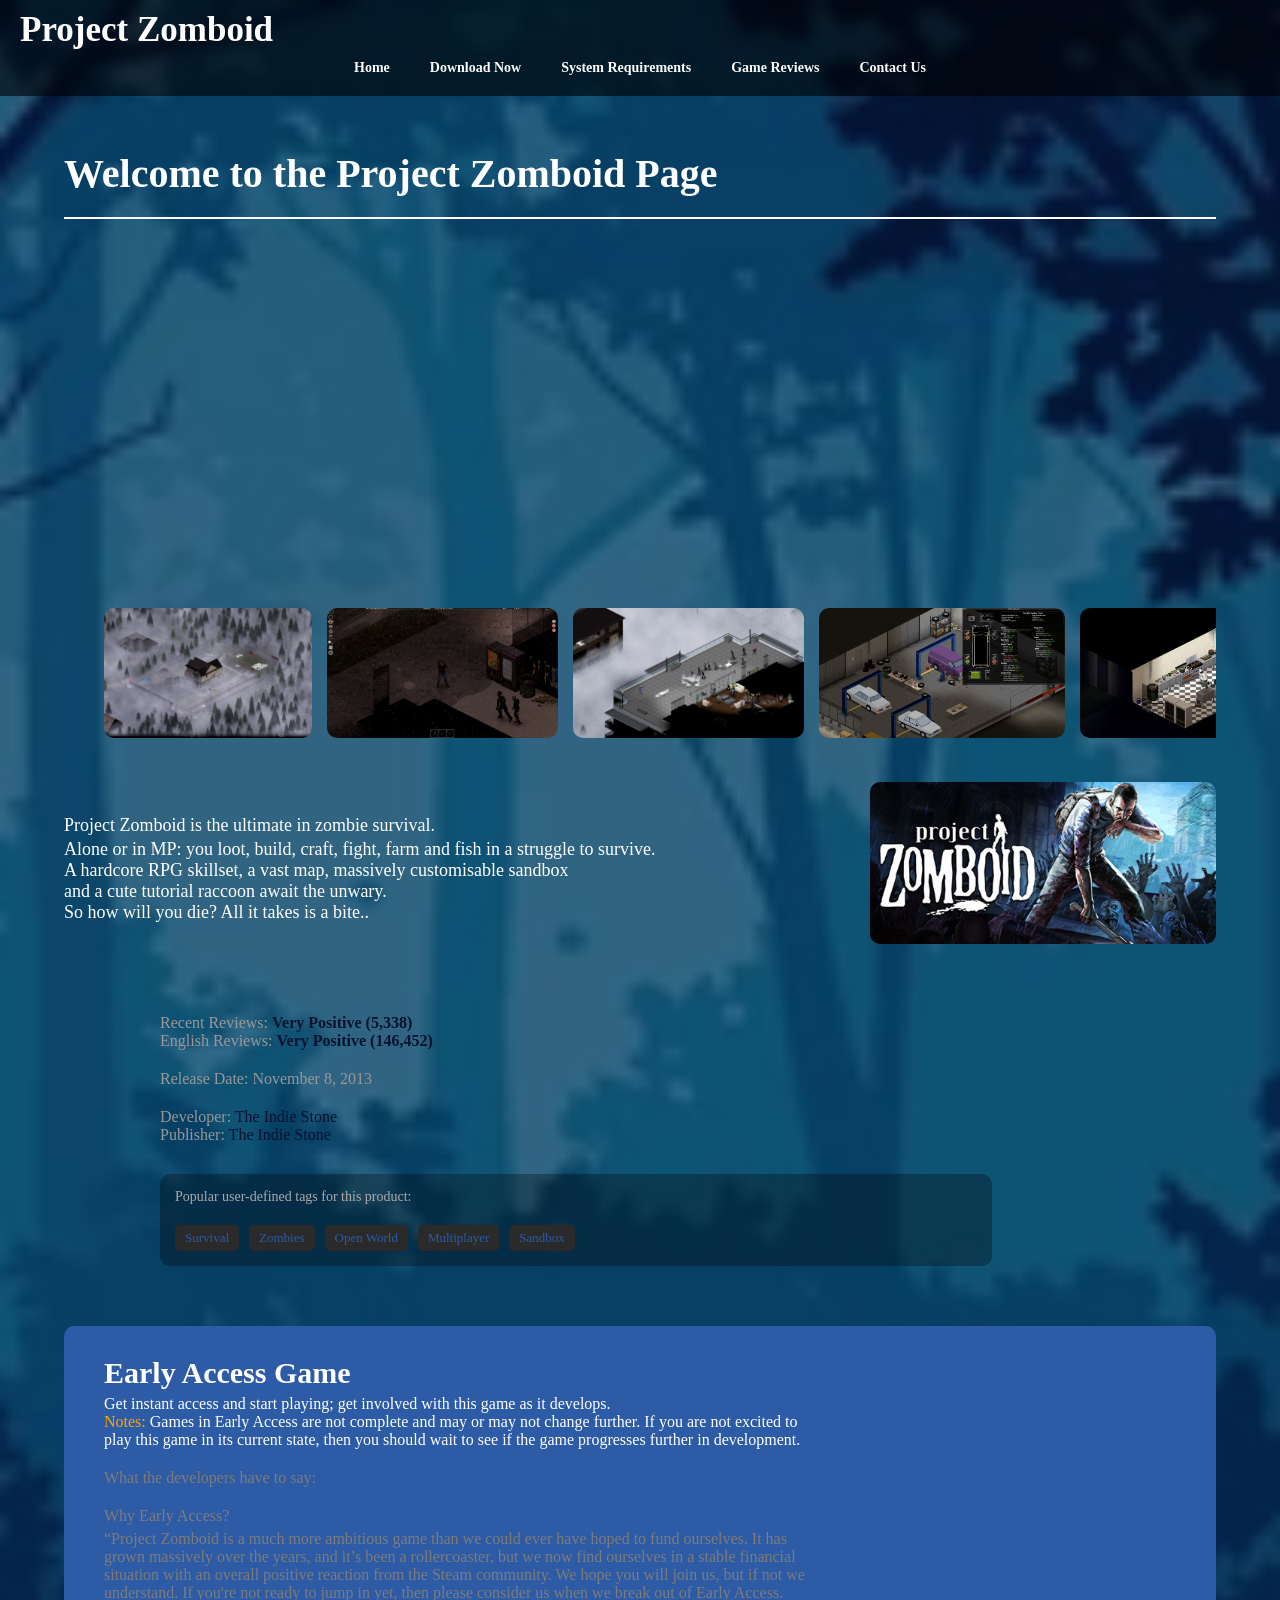
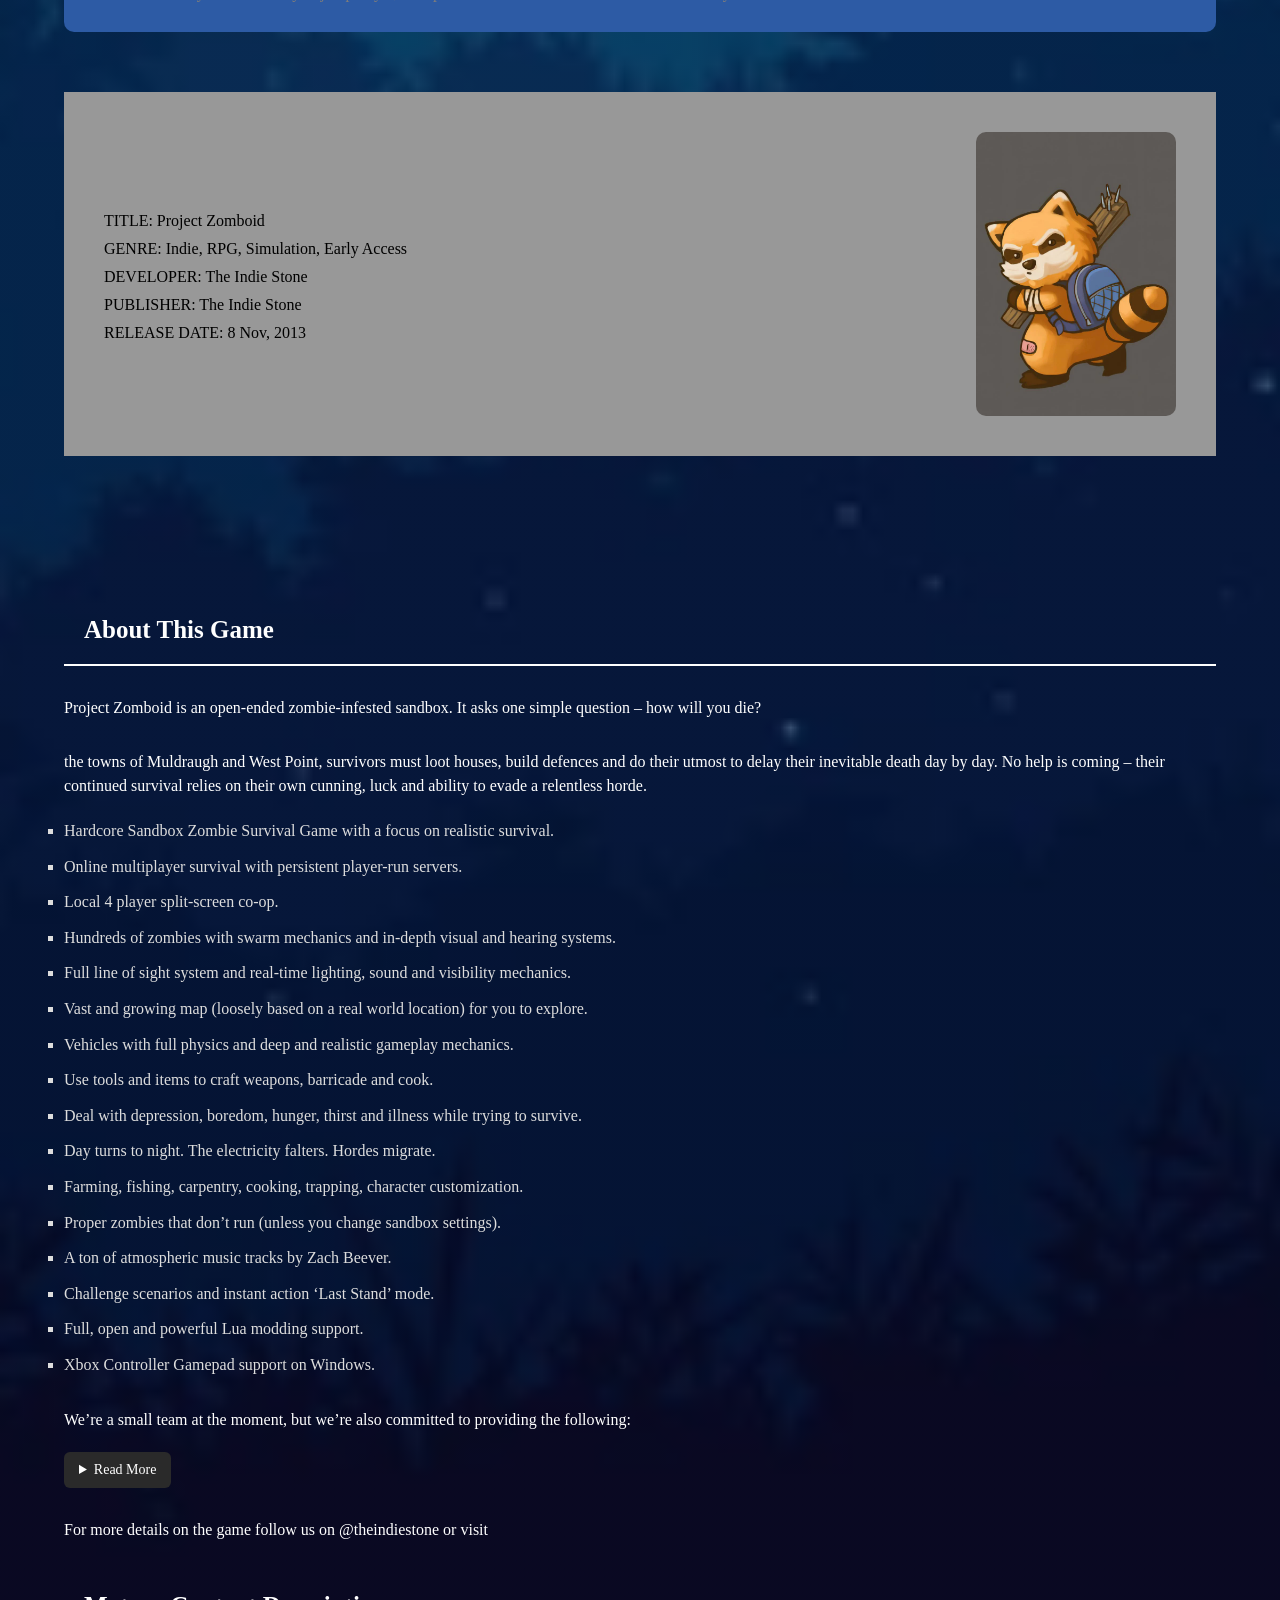
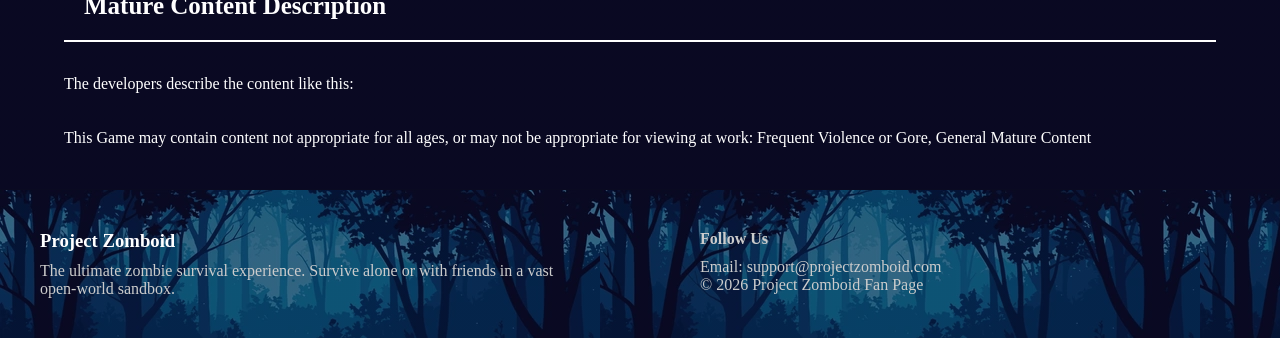
<file: index.html>
<!doctype html>
<html lang="en">

<head>
    <meta charset="UTF-8" />
    <meta name="viewport" content="width=device-width, initial-scale=1.0" />
    <title>Project Zomboid</title>
    <link rel="stylesheet" href="css/style.css">

    <link rel="icon" type="image/png" href="images/spiffoicon.ico">
</head>

<body>
    <div class="main">
        <header class="navbar">
            <div class="icon">
                <h2 class="logo">Project Zomboid</h2>
            </div>

            <div class="menu">
                <ul>
                    <li><a href="index.html">Home</a></li>
                    <li><a href="download.html">Download Now</a></li>
                    <li>
                        <a href="system.html">System Requirements</a>
                    </li>
                    <li><a href="reviews.html">Game Reviews</a></li>
                    <li><a href="contact.html">Contact Us</a></li>
                </ul>
            </div>
        </header>

        <div class="content">
            <h1>Welcome to the Project Zomboid Page</h1>

            <hr>

            <iframe width="100%" height="315"
                src="https://www.youtube.com/embed/nPbsDmzZ3Oc?autoplay=1&mute=1&controls=1" frameborder="0"
                allow="autoplay; encrypted-media; fullscreen" allowfullscreen>
            </iframe>

            <div class="slider-wrapper">
                <div class="gallery">
                    <a href="#img1"><img src="images/zom1.jpg" /></a>
                    <a href="#img2"><img src="images/zom2.jpg" /></a>
                    <a href="#img3"><img src="images/zom3.jpg" /></a>
                    <a href="#img4"><img src="images/zom4.jpg" /></a>
                    <a href="#img5"><img src="images/zom5.jpg" /></a>
                    <a href="#img6"><img src="images/zom6.jpg" /></a>
                    <a href="#img7"><img src="images/zom7.jpg" /></a>
                    <a href="#img8"><img src="images/zom8.jpg" /></a>
                    <a href="#img9"><img src="images/zom9.jpg" /></a>
                    <a href="#img10"><img src="images/zom10.jpg" /></a>
                </div>
            </div>

            <div id="img1" class="lightbox">
                <a href="#" class="close"></a>
                <img src="images/zom1.jpg" />
            </div>

            <div id="img2" class="lightbox">
                <a href="#" class="close"></a>
                <img src="images/zom2.jpg" />
            </div>

            <div id="img3" class="lightbox">
                <a href="#" class="close"></a>
                <img src="images/zom3.jpg" />
            </div>

            <div id="img4" class="lightbox">
                <a href="#" class="close"></a>
                <img src="images/zom4.jpg" />
            </div>

            <div id="img5" class="lightbox">
                <a href="#" class="close"></a>
                <img src="images/zom5.jpg" />
            </div>

            <div id="img6" class="lightbox">
                <a href="#" class="close"></a>
                <img src="images/zom6.jpg" />
            </div>

            <div id="img7" class="lightbox">
                <a href="#" class="close"></a>
                <img src="images/zom7.jpg" />
            </div>

            <div id="img8" class="lightbox">
                <a href="#" class="close"></a>
                <img src="images/zom8.jpg" />
            </div>

            <div id="img9" class="lightbox">
                <a href="#" class="close"></a>
                <img src="images/zom9.jpg" />
            </div>

            <div id="img10" class="lightbox">
                <a href="#" class="close"></a>
                <img src="images/zom10.jpg" />
            </div>

            <div class="intro-section">
                <div class="intro-text">
                    <p class="intro">
                        Project Zomboid is the ultimate in zombie survival.
                    </p>

                    <p class="intro2">
                        Alone or in MP: you loot, build, craft, fight, farm and fish in a
                        struggle to survive.
                    </p>

                    <p class="intro2">
                        A hardcore RPG skillset, a vast map, massively customisable
                        sandbox
                    </p>

                    <p class="intro2">and a cute tutorial raccoon await the unwary.</p>

                    <p class="intro2">So how will you die? All it takes is a bite..</p>
                </div>

                <div class="pzlogo">
                    <img src="images/zomboidlogo.jpg">
                </div>
            </div>
        </div>

        <div class="info">
            <div class="info-text">
                <p class="reviews">
                    Recent Reviews:
                    <span class="tooltip">Very Positive (5,338)
                        <span class="tooltip-box">90% of the 5,338 user reviews in the last 30 days are positive.</span>
                    </span>
                </p>

                <p class="reviews">
                    English Reviews:
                    <span class="tooltip">Very Positive (146,452)
                        <span class="tooltip-box">94% of the 146,452 user reviews in your language are positive.</span>
                    </span>
                </p>

                <p class="release">
                    Release Date: November 8, 2013
                </p>

                <p class="reviews">
                    Developer: <span class="indie">The Indie Stone</span>
                </p>

                <p class="reviews">
                    Publisher: <span class="indie">The Indie Stone</span>
                </p>

                <div class="tags-box">

                    <p class="tags-title">Popular user-defined tags for this product:</p>

                    <div class="tags">
                        <span class="tag">Survival</span>
                        <span class="tag">Zombies</span>
                        <span class="tag">Open World</span>
                        <span class="tag">Multiplayer</span>
                        <span class="tag">Sandbox</span>
                    </div>

                </div>

            </div>
        </div>

        <div class="early">
            <h2>Early Access Game</h2>
            <p>Get instant access and start playing; get involved with this game as it develops.</p>

            <p><span class="note">Notes: </span>Games in Early Access are not complete and may or may not change
                further. If you are not excited to play this game in its current state, then you should wait to see if
                the game progresses further in development.</p>

            <p class="dev">What the developers have to say:</p>

            <div class="access">
                <p class="why">Why Early Access?</p>

                <p class="last">“Project Zomboid is a much more ambitious game than we could ever have hoped to fund
                    ourselves. It has grown massively over the years, and it’s been a rollercoaster, but we now find
                    ourselves in a stable financial situation with an overall positive reaction from the Steam
                    community. We hope you will join us, but if not we understand. If you're not ready to jump in yet,
                    then please consider us when we break out of Early Access.</p>
            </div>
        </div>

        <div class="title">

            <div class="title-text">
                <p class="tit">TITLE: Project Zomboid</p>
                <p class="tit">GENRE: Indie, RPG, Simulation, Early Access</p>
                <p class="tit">DEVELOPER: The Indie Stone</p>
                <p class="tit">PUBLISHER: The Indie Stone</p>
                <p class="tit">RELEASE DATE: 8 Nov, 2013</p>
            </div>

            <div class="spiff">
                <img src="images/spiffo.webp">
            </div>
        </div>

        <div class="about">
            <h1>About This Game</h1>

            <hr>

            <p>Project Zomboid is an open-ended zombie-infested sandbox. It asks one simple question – how will you die?
            </p>

            <p> the towns of Muldraugh and West Point, survivors must loot houses, build defences and do their utmost to
                delay their inevitable death day by day. No help is coming – their continued survival relies on their
                own cunning, luck and ability to evade a relentless horde.</p>

            <ul class="feature-list">

                <li>Hardcore Sandbox Zombie Survival Game with a focus on realistic survival.</li>

                <li>Online multiplayer survival with persistent player-run servers.</li>

                <li>Local 4 player split-screen co-op.</li>

                <li>Hundreds of zombies with swarm mechanics and in-depth visual and hearing systems.</li>

                <li>Full line of sight system and real-time lighting, sound and visibility mechanics.</li>

                <li>Vast and growing map (loosely based on a real world location) for you to explore.</li>

                <li>Vehicles with full physics and deep and realistic gameplay mechanics.</li>

                <li>Use tools and items to craft weapons, barricade and cook.</li>

                <li>Deal with depression, boredom, hunger, thirst and illness while trying to survive.</li>

                <li>Day turns to night. The electricity falters. Hordes migrate.</li>

                <li>Farming, fishing, carpentry, cooking, trapping, character customization.</li>

                <li>Proper zombies that don’t run (unless you change sandbox settings).</li>

                <li>A ton of atmospheric music tracks by Zach Beever.</li>

                <li>Challenge scenarios and instant action ‘Last Stand’ mode.</li>

                <li>Full, open and powerful Lua modding support.</li>

                <li>Xbox Controller Gamepad support on Windows.</li>

            </ul>

            <p>We’re a small team at the moment, but we’re also committed to providing the following:</p>

            <details class="read-more">

                <summary>Read More</summary>

                <div class="more-text">
                    <ul class="feature-list">
                        <li>The return of our PZ Stories mode that also serves as first ever tutorial actively trying to
                            kill you at every turn. Kate and Baldspot return!</li>
                        <li>In-depth and varied NPC encounters driven in a persistent world, powered by a metagame
                            system
                            that turns each play-through into your very own zombie survival movie with emergent
                            narrative
                            gameplay.</li>
                        <li>Constant expansion of the countryside and cities around Muldraugh and West Point</li>
                        <li>Full wilderness survival systems, animals and hunting for food.</li>
                        <li>More items, crafting recipes, weapons and gameplay systems.</li>
                        <li>Steam Workshop and Achievements support</li>
                    </ul>
                </div>
            </details>

            <p>For more details on the game follow us on @theindiestone or visit</p>

            <div class="mature">
                <h1>Mature Content Description</h1>

                <hr>

                <p>The developers describe the content like this:</p>

                <p>This Game may contain content not appropriate for all ages, or may not be appropriate for viewing at
                    work: Frequent Violence or Gore, General Mature Content</p>
            </div>
        </div>
    </div>

    <footer class="footer">

        <div class="footer-container">

            <div class="footer-left">
                <h3>Project Zomboid</h3>
                <p>
                    The ultimate zombie survival experience.
                    Survive alone or with friends in a vast
                    open-world sandbox.
                </p>
            </div>

            <div class="footer-right">
                <h4>Follow Us</h4>

                <p>Email: support@projectzomboid.com</p>
                <p>© 2026 Project Zomboid Fan Page</p>
            </div>

        </div>

    </footer>
    </div>
</body>

</html>
</file>
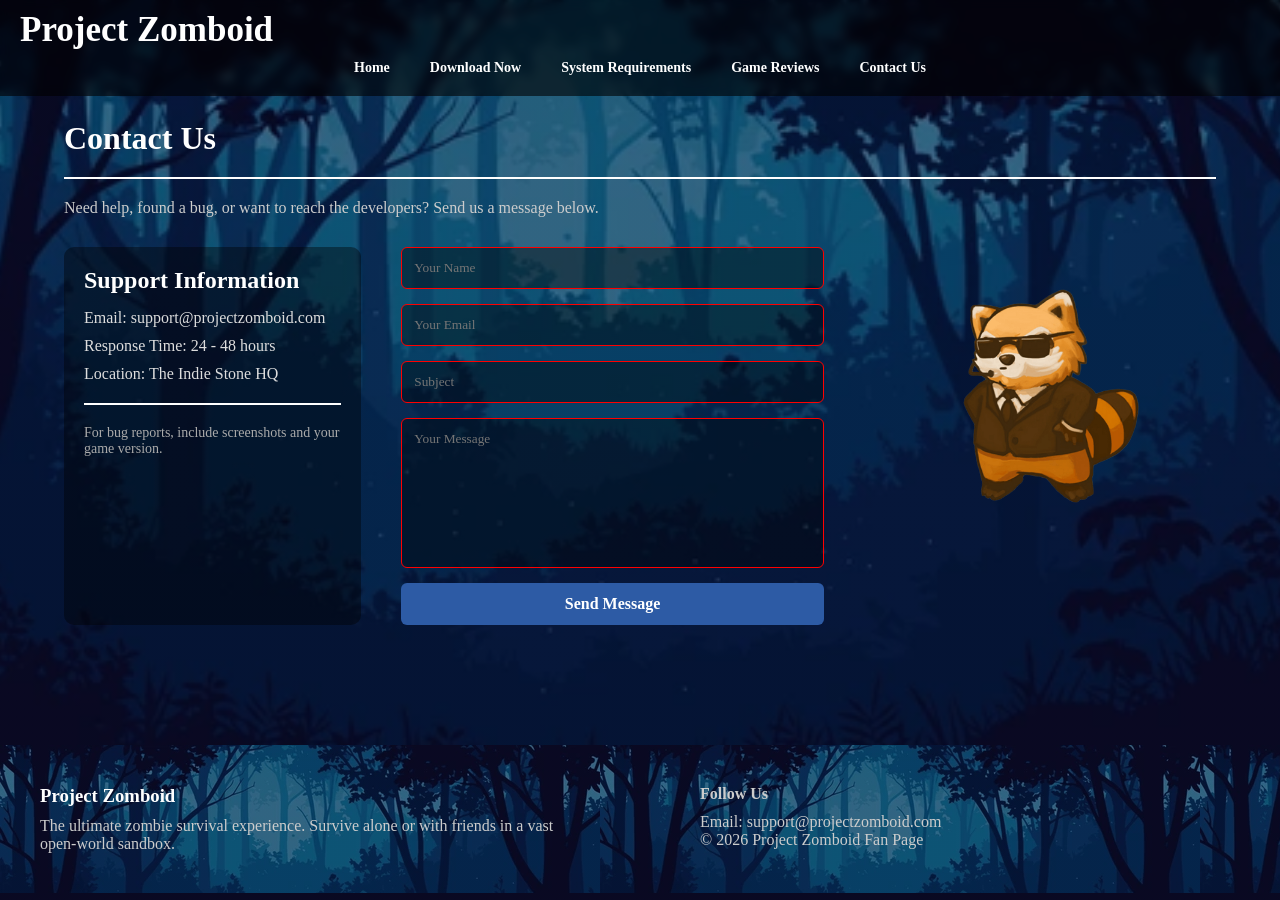
<file: contact.html>
<!DOCTYPE html>
<html lang="en">

<head>
    <meta charset="UTF-8">
    <meta name="viewport" content="width=device-width, initial-scale=1.0">
    <title>Project Zomboid</title>
    <link rel="stylesheet" href="css/style.css">

    <link rel="icon" type="image/png" href="images/spiffoicon.ico">
</head>

<body>
    <div class="main">
        <header class="navbar">
            <div class="icon">
                <h2 class="logo">Project Zomboid</h2>
            </div>

            <div class="menu">
                <ul>
                    <li><a href="index.html">Home</a></li>
                    <li><a href="download.html">Download Now</a></li>
                    <li><a href="system.html">System Requirements</a></li>
                    <li><a href="reviews.html">Game Reviews</a></li>
                    <li><a href="contact.html">Contact Us</a></li>
                </ul>
            </div>
        </header>

        <div class="contact">

            <h1>Contact Us</h1>

            <hr>

            <p class="contact-sub">
                Need help, found a bug, or want to reach the developers?
                Send us a message below.
            </p>

            <div class="contact-container">

                <div class="contact-info">

                    <h2>Support Information</h2>

                    <p>Email: support@projectzomboid.com</p>
                    <p>Response Time: 24 - 48 hours</p>
                    <p>Location: The Indie Stone HQ</p>

                    <hr>

                    <p class="note">
                        For bug reports, include screenshots and your game version.
                    </p>

                </div>

                <form class="contact-form">

                    <input type="text" placeholder="Your Name" required>
                    <input type="email" placeholder="Your Email" required>
                    <input type="text" placeholder="Subject" required>

                    <textarea placeholder="Your Message" required></textarea>

                    <a href="#sent" class="send-btn">Send Message</a>

                </form>

                <div class="spiffo4">
                    <img src="images/spiffo4.png">
                </div>

            </div>
        </div>


        <div id="sent" class="popup">
            <div class="popup-box">
                <h2>Message Sent ✅</h2>
                <p>Your message has been successfully sent.</p>

                <a href="#" class="close-btn">OK</a>
            </div>
        </div>

        <footer class="footer">

            <div class="footer-container">

                <div class="footer-left">
                    <h3>Project Zomboid</h3>
                    <p>
                        The ultimate zombie survival experience.
                        Survive alone or with friends in a vast
                        open-world sandbox.
                    </p>
                </div>

                <div class="footer-right">
                    <h4>Follow Us</h4>

                    <p>Email: support@projectzomboid.com</p>
                    <p>© 2026 Project Zomboid Fan Page</p>
                </div>
            </div>

        </footer>
    </div>

</body>

</html>
</file>
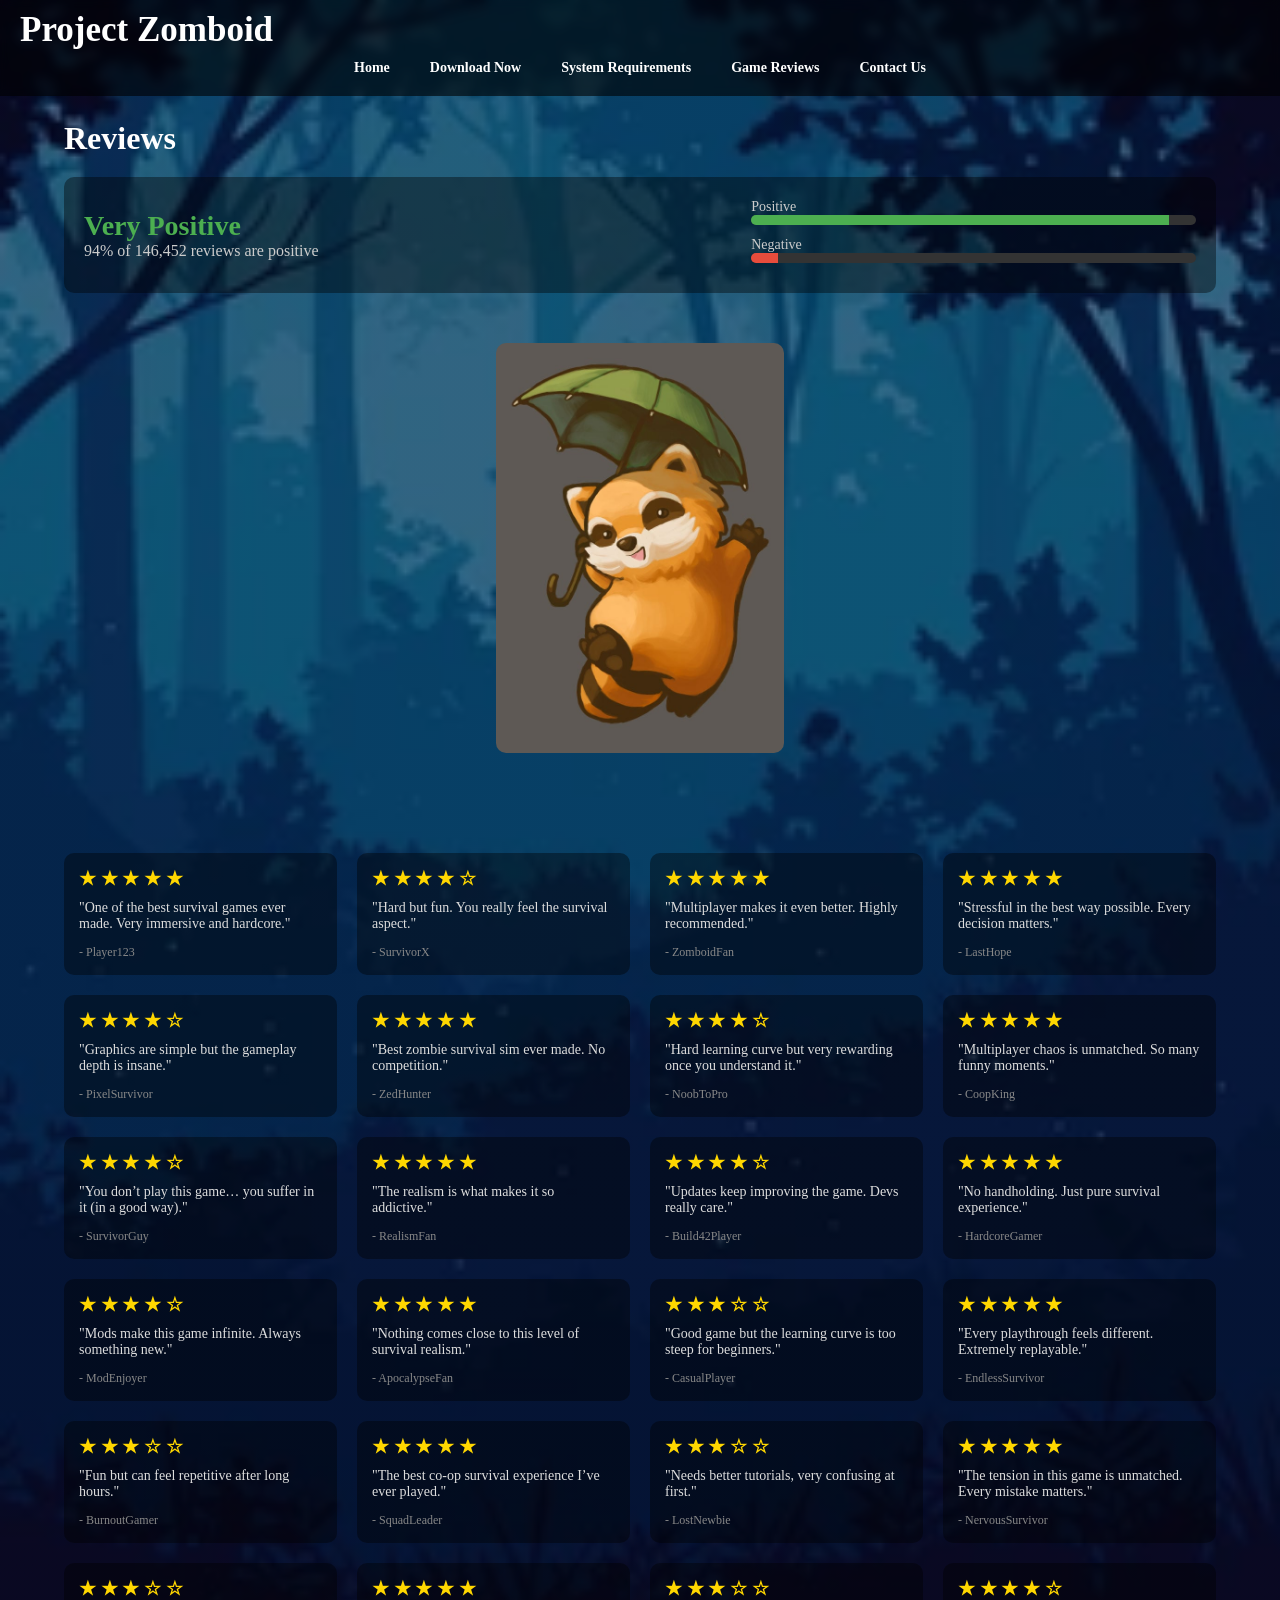
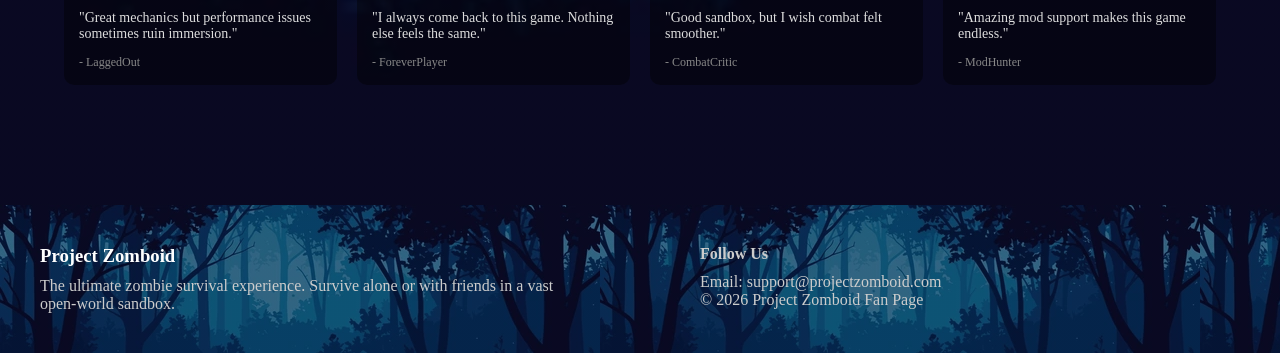
<file: reviews.html>
<!doctype html>
<html lang="en">

<head>
    <meta charset="UTF-8" />
    <meta name="viewport" content="width=device-width, initial-scale=1.0" />
    <title>Project Zomboid</title>
    <link rel="stylesheet" href="css/style.css" />

    <link rel="icon" type="image/png" href="images/spiffoicon.ico" />
</head>

<body>
    <div class="main">
        <header class="navbar">
            <div class="icon">
                <h2 class="logo">Project Zomboid</h2>
            </div>

            <div class="menu">
                <ul>
                    <li><a href="index.html">Home</a></li>
                    <li><a href="download.html">Download Now</a></li>
                    <li><a href="system.html">System Requirements</a></li>
                    <li><a href="reviews.html">Game Reviews</a></li>
                    <li><a href="contact.html">Contact Us</a></li>
                </ul>
            </div>
        </header>

        <div class="reviews-page">
            <h1>Reviews</h1>

            <div class="review-summary">
                <div class="score-box">
                    <h2>Very Positive</h2>
                    <p>94% of 146,452 reviews are positive</p>
                </div>

                <div class="score-bars">
                    <div class="bar">
                        <span>Positive</span>
                        <div class="bar-bg">
                            <div class="bar-fill positive"></div>
                        </div>
                    </div>

                    <div class="bar">
                        <span>Negative</span>
                        <div class="bar-bg">
                            <div class="bar-fill negative"></div>
                        </div>
                    </div>
                </div>
            </div>

            <div class="spiffo3">
                <img src="images/spiffo3.jpg" />
            </div>

            <div class="review-list">
                <div class="review-card">
                    <h3>★ ★ ★ ★ ★</h3>
                    <p>
                        "One of the best survival games ever made. Very immersive and
                        hardcore."
                    </p>
                    <span>- Player123</span>
                </div>

                <div class="review-card">
                    <h3>★ ★ ★ ★ ☆</h3>
                    <p>"Hard but fun. You really feel the survival aspect."</p>
                    <span>- SurvivorX</span>
                </div>

                <div class="review-card">
                    <h3>★ ★ ★ ★ ★</h3>
                    <p>"Multiplayer makes it even better. Highly recommended."</p>
                    <span>- ZomboidFan</span>
                </div>

                <div class="review-card">
                    <h3>★ ★ ★ ★ ★</h3>
                    <p>"Stressful in the best way possible. Every decision matters."</p>
                    <span>- LastHope</span>
                </div>

                <div class="review-card">
                    <h3>★ ★ ★ ★ ☆</h3>
                    <p>"Graphics are simple but the gameplay depth is insane."</p>
                    <span>- PixelSurvivor</span>
                </div>

                <div class="review-card">
                    <h3>★ ★ ★ ★ ★</h3>
                    <p>"Best zombie survival sim ever made. No competition."</p>
                    <span>- ZedHunter</span>
                </div>

                <div class="review-card">
                    <h3>★ ★ ★ ★ ☆</h3>
                    <p>
                        "Hard learning curve but very rewarding once you understand it."
                    </p>
                    <span>- NoobToPro</span>
                </div>

                <div class="review-card">
                    <h3>★ ★ ★ ★ ★</h3>
                    <p>"Multiplayer chaos is unmatched. So many funny moments."</p>
                    <span>- CoopKing</span>
                </div>

                <div class="review-card">
                    <h3>★ ★ ★ ★ ☆</h3>
                    <p>"You don’t play this game… you suffer in it (in a good way)."</p>
                    <span>- SurvivorGuy</span>
                </div>

                <div class="review-card">
                    <h3>★ ★ ★ ★ ★</h3>
                    <p>"The realism is what makes it so addictive."</p>
                    <span>- RealismFan</span>
                </div>

                <div class="review-card">
                    <h3>★ ★ ★ ★ ☆</h3>
                    <p>"Updates keep improving the game. Devs really care."</p>
                    <span>- Build42Player</span>
                </div>

                <div class="review-card">
                    <h3>★ ★ ★ ★ ★</h3>
                    <p>"No handholding. Just pure survival experience."</p>
                    <span>- HardcoreGamer</span>
                </div>

                <div class="review-card">
                    <h3>★ ★ ★ ★ ☆</h3>
                    <p>"Mods make this game infinite. Always something new."</p>
                    <span>- ModEnjoyer</span>
                </div>

                <div class="review-card">
                    <h3>★ ★ ★ ★ ★</h3>
                    <p>"Nothing comes close to this level of survival realism."</p>
                    <span>- ApocalypseFan</span>
                </div>

                <div class="review-card">
                    <h3>★ ★ ★ ☆ ☆</h3>
                    <p>
                        "Good game but the learning curve is too steep for beginners."
                    </p>
                    <span>- CasualPlayer</span>
                </div>

                <div class="review-card">
                    <h3>★ ★ ★ ★ ★</h3>
                    <p>"Every playthrough feels different. Extremely replayable."</p>
                    <span>- EndlessSurvivor</span>
                </div>

                <div class="review-card">
                    <h3>★ ★ ★ ☆ ☆</h3>
                    <p>"Fun but can feel repetitive after long hours."</p>
                    <span>- BurnoutGamer</span>
                </div>

                <div class="review-card">
                    <h3>★ ★ ★ ★ ★</h3>
                    <p>"The best co-op survival experience I’ve ever played."</p>
                    <span>- SquadLeader</span>
                </div>

                <div class="review-card">
                    <h3>★ ★ ★ ☆ ☆</h3>
                    <p>"Needs better tutorials, very confusing at first."</p>
                    <span>- LostNewbie</span>
                </div>

                <div class="review-card">
                    <h3>★ ★ ★ ★ ★</h3>
                    <p>
                        "The tension in this game is unmatched. Every mistake matters."
                    </p>
                    <span>- NervousSurvivor</span>
                </div>

                <div class="review-card">
                    <h3>★ ★ ★ ☆ ☆</h3>
                    <p>
                        "Great mechanics but performance issues sometimes ruin immersion."
                    </p>
                    <span>- LaggedOut</span>
                </div>

                <div class="review-card">
                    <h3>★ ★ ★ ★ ★</h3>
                    <p>
                        "I always come back to this game. Nothing else feels the same."
                    </p>
                    <span>- ForeverPlayer</span>
                </div>

                <div class="review-card">
                    <h3>★ ★ ★ ☆ ☆</h3>
                    <p>"Good sandbox, but I wish combat felt smoother."</p>
                    <span>- CombatCritic</span>
                </div>

                <div class="review-card">
                    <h3>★ ★ ★ ★ ☆</h3>
                    <p>"Amazing mod support makes this game endless."</p>
                    <span>- ModHunter</span>
                </div>
            </div>
        </div>
    </div>

    <footer class="footer">
        <div class="footer-container">
            <div class="footer-left">
                <h3>Project Zomboid</h3>
                <p>
                    The ultimate zombie survival experience. Survive alone or with
                    friends in a vast open-world sandbox.
                </p>
            </div>

            <div class="footer-right">
                <h4>Follow Us</h4>

                <p>Email: support@projectzomboid.com</p>
                <p>© 2026 Project Zomboid Fan Page</p>
            </div>
        </div>
    </footer>
    </div>
</body>

</html>
</file>
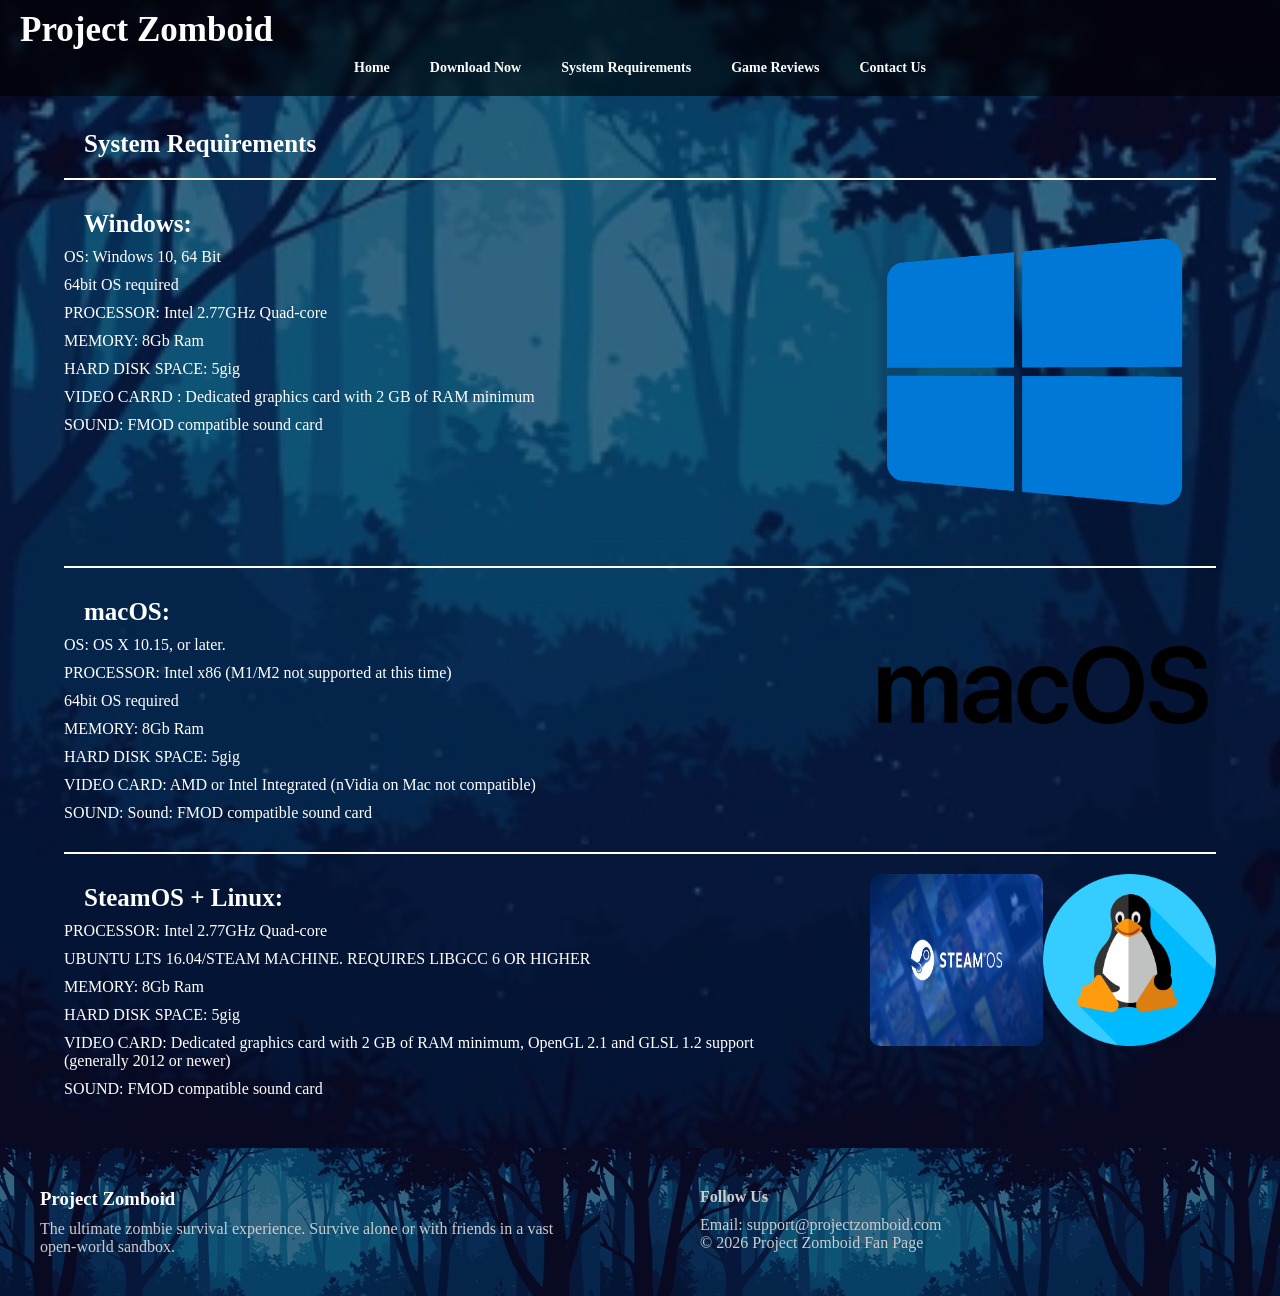
<file: system.html>
<!DOCTYPE html>
<html lang="en">

<head>
    <meta charset="UTF-8">
    <meta name="viewport" content="width=device-width, initial-scale=1.0">
    <title>Project Zomboid</title>
    <link rel="stylesheet" href="css/style.css">

    <link rel="icon" type="image/png" href="images/spiffoicon.ico">
</head>

<body>
    <div class="main">
        <header class="navbar">
            <div class="icon">
                <h2 class="logo">Project Zomboid</h2>
            </div>

            <div class="menu">
                <ul>
                    <li><a href="index.html">Home</a></li>
                    <li><a href="download.html">Download Now</a></li>
                    <li><a href="system.html">System Requirements</a></li>
                    <li><a href="reviews.html">Game Reviews</a></li>
                    <li><a href="contact.html">Contact Us</a></li>
                </ul>
            </div>
        </header>

        <div class="req">

            <h1>System Requirements</h1>
            <hr>

            <div class="req-content">

                <div class="req-text">
                    <h2>Windows:</h2>

                    <p>OS: Windows 10, 64 Bit</p>
                    <p>64bit OS required</p>
                    <p>PROCESSOR: Intel 2.77GHz Quad-core</p>
                    <p>MEMORY: 8Gb Ram</p>
                    <p>HARD DISK SPACE: 5gig</p>
                    <p>VIDEO CARRD : Dedicated graphics card with 2 GB of RAM minimum</p>
                    <p>SOUND: FMOD compatible sound card</p>
                </div>

                <div class="windows-logo">
                    <img src="images/windows.png" alt="Windows Logo">
                </div>

            </div>

            <hr>

            <div class="req-content">

                <div class="req-text">
                    <h2>macOS:</h2>

                    <p>OS: OS X 10.15, or later.</p>
                    <p>PROCESSOR: Intel x86 (M1/M2 not supported at this time)</p>
                    <p>64bit OS required</p>
                    <p>MEMORY: 8Gb Ram</p>
                    <p>HARD DISK SPACE: 5gig</p>
                    <p>VIDEO CARD: AMD or Intel Integrated (nVidia on Mac not compatible)</p>
                    <p>SOUND: Sound: FMOD compatible sound card</p>
                </div>

                <div class="windows-logo">
                    <img src="images/macos.png" alt="macos Logo">
                </div>

            </div>

            <hr>

            <div class="req-content">

                <div class="req-text">
                    <h2>SteamOS + Linux:</h2>

                    <p>PROCESSOR: Intel 2.77GHz Quad-core</p>
                    <p>UBUNTU LTS 16.04/STEAM MACHINE. REQUIRES LIBGCC 6 OR HIGHER</p>
                    <p>MEMORY: 8Gb Ram</p>
                    <p>HARD DISK SPACE: 5gig</p>
                    <p>VIDEO CARD: Dedicated graphics card with 2 GB of RAM minimum, OpenGL 2.1 and GLSL 1.2 support
                        (generally 2012 or newer)</p>
                    <p>SOUND: FMOD compatible sound card</p>
                </div>

                <div class="stenux-logo">
                    <img src="images/steamos.jpg" alt="SteamOS Logo">
                    <img src="images/linux.png" alt="Linux Logo">
                </div>
            </div>
        </div>

        <footer class="footer">

            <div class="footer-container">

                <div class="footer-left">
                    <h3>Project Zomboid</h3>
                    <p>
                        The ultimate zombie survival experience.
                        Survive alone or with friends in a vast
                        open-world sandbox.
                    </p>
                </div>

                <div class="footer-right">
                    <h4>Follow Us</h4>

                    <p>Email: support@projectzomboid.com</p>
                    <p>© 2026 Project Zomboid Fan Page</p>
                </div>
            </div>

        </footer>
    </div>
</body>

</html>
</file>
<file: css/style.css>
*{
    margin: 0;
    padding: 0;
    box-sizing: border-box;
    font-family: Tahoma;
}

.main{
    width: 100%;
    min-height: 100vh;
    background: linear-gradient(rgba(7, 2, 40, 0.5),rgba(7, 2, 40, 0.5)), url(../images/bgtrees.webp);
    background-position: center;
    background-size: cover;
    background-repeat: no-repeat;
    display: flex;
    flex-direction: column;
}

.navbar{
    width: 100%;
    position: fixed;
    top: 0;
    left: 0;

    z-index: 999;

    background: rgba(0, 0, 0, 0.6); /* so text is readable */
    backdrop-filter: blur(5px);

    padding: 10px 0;
}

.logo{
    color: #fff;
    font-size: 35px;
    padding-left: 20px;
}

.menu{
    width: 100%;
    display: flex;
    justify-content: center;
}

.menu ul{
    display: flex;
    justify-content: center;
    align-items: center;
    gap: 40px;

    padding: 10px 0;
}

.menu ul li{
    list-style: none;
    font-size: 14px;
}

.menu ul li a{
    text-decoration: none;
    color: #fff;
    font-weight: bold;
    transition: 0.2s ease-in-out;
}

.menu ul li a:hover{
    color: #18097e;
}


.content{
    width: 90%;
    max-width: 1200px;
    margin: 120px auto 40px auto;
    color: #fff;
    text-align: center;
    padding: 0;
    position: relative;
}

.intro-section{
    display: flex;
    justify-content: space-between;
    align-items: flex-start;
    gap: 40px;
    margin-top: 30px;
}

.intro-text{
    width: 65%;
    text-align: left;
}

.pzlogo{
    width: 30%;
    display: flex;
    justify-content: flex-end;
}

.pzlogo img{
    width: 100%;
    max-width: 750px;
    border-radius: 10px;
}

.content h1{
    text-align: left;
    font-size: 40px;
    margin-top: 30px;
    margin-bottom: 10px;
}

.intro {
    text-align: left;
    margin-top: 30px;
    font-size: 18px;
    line-height: 1.5;
}

.intro2 {
    text-align: left;
    font-size: 18px;
}

.content iframe{
    margin-top: 20px;
    border-radius: 10px;
    width: 100%;
}

.slider-wrapper{
    position: relative;
    margin-top: 20px;
}

.gallery{
    display: flex;
    gap: 15px;
    overflow-x: auto;
    scroll-behavior: smooth;
    padding: 10px 40px;
}

.gallery img{
    min-width: 30%;
    height: 130px;
    object-fit: cover;
    border-radius: 10px;
    cursor: pointer;
    transition: transform 0.3s ease;
}

.gallery img:hover{
    transform: scale(1.05);
}

.preview{
    position: fixed;
    top: 0;
    left: 0;
    width: 100%;
    height: 100%;
    display: none;
    justify-content: center;
    align-items: center;
    background: rgba(0,0,0,0.9);
    z-index: 999;
}

.preview img{
    max-width: 80%;
    max-height: 80%;
    border-radius: 10px;
}

.preview:target{
    display: flex;
}

.close{
    position: absolute;
    width: 100%;
    height: 100%;
}

.lightbox{
    position: fixed;
    top: 0;
    left: 0;
    width: 100%;
    height: 100%;
    background: rgba(0, 0, 0, 0.95);
    display: none;
    justify-content: center;
    align-items: center;
    z-index: 9999;
}

.lightbox:target{
    display: flex;
}

.lightbox img{
    max-width: 90%;
    max-height: 90%;
    border-radius: 10px;
    box-shadow: 0px 0px 20px black;
}

.close{
    position: absolute;
    width: 100%;
    height: 100%;
}

.info{
    display: flex;
    justify-content: space-between;
    align-items: flex-start;
    gap: 40px;
    margin-top: 30px;
    color: #989898;
}

.info-text{
    width: 65%;
    text-align: left;
    margin-inline-start: 160px;
}

.reviews{
    margin: 0;
    font-size: 16px;
}

.indie{
    color: #06122f;
}

.release{
    margin-top: 20px;
    margin-bottom: 20px;
    font-size: 16px;
}

.tags-box{
    margin-top: 30px;
    margin-bottom: 30px;
    padding: 15px;
    background: rgba(0, 0, 0, 0.3);
    border-radius: 10px;
    text-align: left;
    color: #ccc;
}

.tags-title{
    font-size: 14px;
    margin-bottom: 20px;
    color: #aaa;
}

.tags{
    display: flex;
    flex-wrap: wrap;
    gap: 10px;
}

.tag{
    max-width: 1200px;
    background: #2a2a2a;
    color: #2d5ba5;
    padding: 5px 10px;
    border-radius: 5px;
    font-size: 13px;
    cursor: default;
    transition: 0.2s ease;
}

.tag:hover{
    background: #3a3a3a;
    transform: scale(1.05);
}


.tooltip{
    position: relative;
    color: #06122f;
    font-weight: bold;
    cursor: pointer;
}

.tooltip-box{
    position: absolute;
    bottom: 125%;
    left: 50%;
    transform: translateX(-50%);
    background: #111;
    color: #fff;
    padding: 8px 12px;
    border-radius: 6px;
    font-size: 12px;
    white-space: nowrap;
    opacity: 0;
    visibility: hidden;
    transition: 0.2s ease;
    box-shadow: 0px 0px 10px black;
}

.tooltip-box::after{
    content: "";
    position: absolute;
    top: 100%;
    left: 50%;
    transform: translateX(-50%);
    border-width: 6px;
    border-style: solid;
    border-color: #111 transparent transparent transparent;
}

.tooltip:hover .tooltip-box{
    opacity: 1;
    visibility: visible;
}

.early{
    width: 90%;
    max-width: 1200px;
    margin: 30px auto;
    color: #fff;
    text-align: center;
    padding: 20px;

    background: #2d5ba5;
    border-radius: 10px;
}

.early h2{
    text-align: left;
    font-size: 30px;
    margin-top: 10px;
    margin-bottom: 5px;
    margin-left: 20px;
}

.early p{
    width: 65%;
    text-align: left;
    margin-left: 20px;
}

.note{
    color: orange; 
}

.dev{
    margin-top: 20px;
    margin-bottom: 20px;
    color: #7d7c7c;
} 

.access{
    color: #7d7c7c;
}

.why{
    margin-top: 20px;
    margin-bottom: 5px;
}

.last{
    margin-bottom: 10px;
}

.title{
    width: 90%;
    max-width: 1200px;
    margin: 30px auto;
    display: flex;
    justify-content: space-between;
    align-items: flex-start;
    background: #989898;
    gap: 40px;
    padding: 20px;
    box-sizing: border-box;
}


.tit{
    margin-bottom: 10px;
}

.title-text{
    width: 65%;
    text-align: left;
    margin-top: 100px;
    margin-left: 20px;
}

.spiff{
    width: 35%;
    display: flex;
    justify-content: flex-end;
}

.spiff img{
    width: 70%;
    max-width: 200px;
    border-radius: 10px;
    margin-right: 20px;
    margin-top: 20px;
    margin-bottom: 20px;
}

.about{
    width: 90%;
    max-width: 1200px;
    margin: 120px auto 40px auto;
    color: #fff;
    text-align: center;
    padding: 0;
    position: relative;
}

hr{
    border: none;
    height: 2px;
    background-color: white;
    margin-top: 20px;
    margin-bottom: 20px;
}

.about h1{
    text-align: left;
    font-size: 25px;
    margin-top: 10px;
    margin-bottom: 5px;
    margin-left: 20px;
}

.about p {
    text-align: left;
    margin-top: 30px;
    font-size: 16px;
    line-height: 1.5;
}

.feature-list{
    margin-top: 20px;
    text-align: left;
    color: #ddd;
    line-height: 1.6;
    font-size: 16px;
    list-style-type: square;
}

.feature-list li{
    margin-bottom: 10px;
}

.read-more{
    margin-top: 20px;
    text-align: left;
}

.read-more summary{
    cursor: pointer;

    background: #2a2a2a;
    color: white;

    padding: 10px 15px;
    border-radius: 6px;

    font-size: 14px;
    width: fit-content;

    transition: 0.2s;
}

.read-more summary:hover{
    background: #3a3a3a;
}

.more-text{
    margin-top: 10px;
    padding: 15px;
    background: rgba(0,0,0,0.4);
    border-radius: 8px;

    line-height: 1.6;
}

.mature{
    margin-top: 50px;
}

.mature p{
    text-align: left;
    margin-top: 30px;
    font-size: 16px;
    line-height: 1.5;
}

.footer{
    background: linear-gradient(rgba(7, 2, 40, 0.5),rgba(7, 2, 40, 0.5)), url("../images/bgtrees.webp");
    color: #ccc;
    padding: 40px 20px; 
}

.footer-container{
    max-width: 1200px;
    margin: auto;

    display: flex;
    justify-content: space-between;
    flex-wrap: wrap;

    gap: 40px;
}

.footer-left,
.footer-right{
    width: 45%;
}

.footer-left h3{
    color: white;
    margin-bottom: 10px;
}

.footer-right h4{
    margin-bottom: 10px;
}

@media (max-width: 768px){
    .footer-container{
        flex-direction: column;
        text-align: center;
    }

    .footer-left,
    .footer-right{
        width: 100%;
    }
}

.download{
    width: 90%;
    max-width: 1200px;
    margin: 120px auto 40px auto;
    color: white;
    text-align: center;
    position: relative;
    margin-top: 160px;
    z-index: 2;
}

.download p{
    margin-top: 10px;
    margin-bottom: 20px;
}

.download-box h2{
    margin-bottom: 30px;
}

.download-btnwindows{
    margin-top: 30px;
    margin-bottom: 30px;
    padding: 15px;
    background: rgba(0, 0, 0, 0.3);
    border-radius: 10px;
    text-align: left;
    color: #ccc;
}

.download-box p{
    margin-top: 30px;
}

.spiffo2{
    width: 50%;
    justify-self: center;
}

.spiffo2 img{
    width: 100%;
    max-width: 1200px;
    border-radius: 10px;
    margin-right: 20px;
    margin-top: 20px;
    margin-bottom: 20px;
}

.req{
    width: 90%;
    max-width: 1200px;
    margin: 120px auto 40px auto;
    color: #fff;
    text-align: left;
    justify-content: center;
    padding: 0;
    position: relative;
}

.req-content{
    display: flex;
    justify-content: space-between;
    align-items: flex-start;
    gap: 30px;
    margin-top: 20px;
}

.req-text{
    width: 65%;
    text-align: left;
    color: white;
}

.req h1{
    text-align: left;
    font-size: 25px;
    margin-top: 10px;
    margin-bottom: 5px;
    margin-left: 20px;
}

.req h2{
    text-align: left;
    font-size: 25px;
    margin-top: 10px;
    margin-bottom: 10px;
    margin-left: 20px;
}

.req p{
    margin-bottom: 10px;
}

.windows-logo{
    width: 30%;
    display: flex;
    justify-content: flex-end;
}

.windows-logo img{
    width: 100%;
    max-width: 750px;
    border-radius: 10px;
    height: auto;
}

.macos-logo{
    width: 30%;
    display: flex;
    justify-content: flex-end;
}

.macos-logo img{
    width: 100%;
    max-width: 750px;
    border-radius: 10px;
    height: auto;
}

.stenux-logo{
    width: 30%;
    display: flex;
    justify-content: flex-end;
}

.stenux-logo img{
    width: 50%;
    max-width: 750px;
    border-radius: 10px;
    height: auto;
}

.reviews-page{
    width: 90%;
    max-width: 1200px;
    margin: 120px auto;
    color: white;
}

.reviews-page h1{
    text-align: left;
    margin-bottom: 20px;
}

.review-summary{
    display: flex;
    justify-content: space-between;
    align-items: center;

    background: rgba(0,0,0,0.4);
    padding: 20px;
    border-radius: 10px;

    margin-bottom: 30px;
}

.score-box h2{
    color: #4caf50;
    font-size: 28px;
}

.score-box p{
    color: #ccc;
}

.score-bars{
    width: 40%;
}

.bar{
    margin-bottom: 10px;
}

.bar span{
    font-size: 14px;
    color: #ccc;
}

.bar-bg{
    width: 100%;
    height: 10px;
    background: #333;
    border-radius: 5px;
    overflow: hidden;
}

.bar-fill{
    height: 100%;
}

.bar-fill.positive{
    width: 94%;
    background: #4caf50;
}

.bar-fill.negative{
    width: 6%;
    background: #e74c3c;
}

.review-list{
    display: grid;
    grid-template-columns: repeat(auto-fit, minmax(250px, 1fr));
    gap: 20px;
}

.review-card{
    background: rgba(0,0,0,0.4);
    padding: 15px;
    border-radius: 10px;

    transition: 0.2s;
}

.review-card:hover{
    transform: scale(1.03);
    background: rgba(0,0,0,0.6);
}

.review-card h3{
    color: gold;
    margin-bottom: 10px;
}

.review-card p{
    font-size: 14px;
    color: #ddd;
    margin-bottom: 10px;
}

.review-card span{
    font-size: 12px;
    color: #888;
}

.contact{
    width: 90%;
    max-width: 1200px;
    margin: 120px auto;
    color: white;
}

.contact h1{
    text-align: left;
    margin-bottom: 10px;
}

.contact-sub{
    color: #ccc;
    margin-bottom: 30px;
}

.contact-container{
    display: flex;
    justify-content: space-between;
    gap: 40px;
}

.contact-info{
    width: 40%;
    background: rgba(0,0,0,0.4);
    padding: 20px;
    border-radius: 10px;
    text-align: left;
}

.contact-info h2{
    margin-bottom: 15px;
}

.contact-info p{
    margin-bottom: 10px;
    color: #ddd;
}

.contact-info .note{
    margin-top: 20px;
    color: #aaa;
    font-size: 14px;
}

/* RIGHT FORM */
.contact-form{
    width: 60%;
    display: flex;
    flex-direction: column;
    gap: 15px;
}

.contact-form input,
.contact-form textarea{
    padding: 12px;
    border: none;
    border-radius: 6px;

    background: rgba(0,0,0,0.4);
    color: white;

    outline: none;
}

.contact-form textarea{
    min-height: 150px;
    resize: none;
}

.contact-form button{
    padding: 12px;
    border: none;
    border-radius: 6px;

    background: #2d5ba5;
    color: white;

    font-weight: bold;
    cursor: pointer;

    transition: 0.2s;
}

.contact-form button:hover{
    background: #1f3f75;
    transform: scale(1.03);
}

.send-btn{
    display: inline-block;
    padding: 12px;
    text-align: center;

    background: #2d5ba5;
    color: white;

    border-radius: 6px;
    text-decoration: none;

    font-weight: bold;

    transition: 0.2s;
}

.send-btn:hover{
    background: #1f3f75;
    transform: scale(1.03);
}

.popup{
    position: fixed;
    top: 0;
    left: 0;

    width: 100%;
    height: 100%;

    background: rgba(0,0,0,0.8);

    display: none;
    justify-content: center;
    align-items: center;

    z-index: 9999;
}

.popup-box{
    background: #1e1e1e;
    padding: 25px;
    border-radius: 10px;

    text-align: center;
    color: white;
}

.popup-box h2{
    color: #4caf50;
    margin-bottom: 10px;
}

.close-btn{
    display: inline-block;
    margin-top: 15px;

    padding: 10px 15px;
    background: #2d5ba5;
    color: white;

    text-decoration: none;
    border-radius: 6px;
}

.popup:target{
    display: flex;
}


input:invalid, textarea:invalid{
    border: 1px solid red;
}

input:valid, textarea:valid{
    border: 1px solid green;
}

.spiffo3{
    width: 50%;
    display: flex;
    justify-content: center;
    align-items: center;
    margin: 0 auto;
    margin-bottom: 80px;
}

.spiffo3 img{
    width: 50%;
    max-width: 800px;
    border-radius: 10px;
    margin: 20px 0;
}

.spiffo4{
    width: 50%;
    display: flex;
    justify-content: center;
    align-items: center;
    margin: 0 auto;
    margin-bottom: 80px;
}

.spiffo4 img{
    width: 100%;
    max-width: 1000px;
    border-radius: 10px;
    margin: 20px 0;
}
</file>
